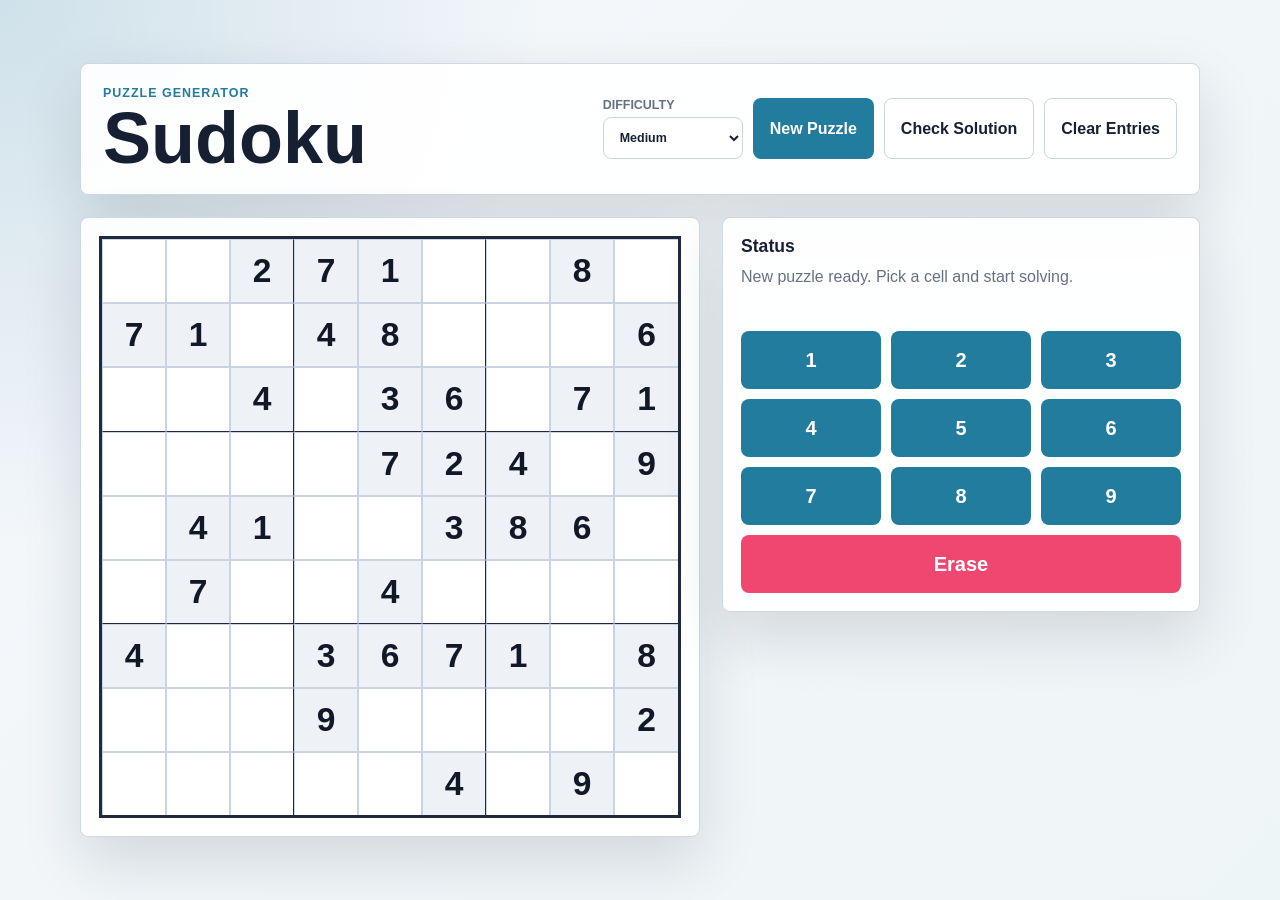
<file: 01-sudoku-generator/index.html>
<!DOCTYPE html>
<html lang="en">
<head>
  <meta charset="UTF-8">
  <meta name="viewport" content="width=device-width, initial-scale=1.0">
  <title>Sudoku Puzzle Generator</title>
  <link rel="stylesheet" href="style.css">
</head>
<body>
  <main class="app-shell">
    <section class="top-panel">
      <div>
        <p class="eyebrow">Puzzle Generator</p>
        <h1>Sudoku</h1>
      </div>

      <div class="controls" aria-label="Puzzle controls">
        <label class="select-wrap">
          <span>Difficulty</span>
          <select id="difficulty">
            <option value="easy">Easy</option>
            <option value="medium" selected>Medium</option>
            <option value="hard">Hard</option>
          </select>
        </label>

        <button id="newPuzzleBtn" type="button">New Puzzle</button>
        <button id="checkBtn" type="button" class="secondary">Check Solution</button>
        <button id="clearBtn" type="button" class="secondary">Clear Entries</button>
      </div>
    </section>

    <section class="game-layout">
      <div class="board-wrap" aria-label="Sudoku board">
        <div id="board" class="sudoku-board"></div>
      </div>

      <aside class="side-panel">
        <div class="status-card">
          <h2>Status</h2>
          <p id="message">Choose a cell, then enter a number from 1 to 9.</p>
        </div>

        <div class="number-pad" aria-label="Number input">
          <button type="button" data-number="1">1</button>
          <button type="button" data-number="2">2</button>
          <button type="button" data-number="3">3</button>
          <button type="button" data-number="4">4</button>
          <button type="button" data-number="5">5</button>
          <button type="button" data-number="6">6</button>
          <button type="button" data-number="7">7</button>
          <button type="button" data-number="8">8</button>
          <button type="button" data-number="9">9</button>
          <button type="button" id="eraseBtn" class="erase">Erase</button>
        </div>
      </aside>
    </section>
  </main>

  <script src="script.js"></script>
</body>
</html>
</file>
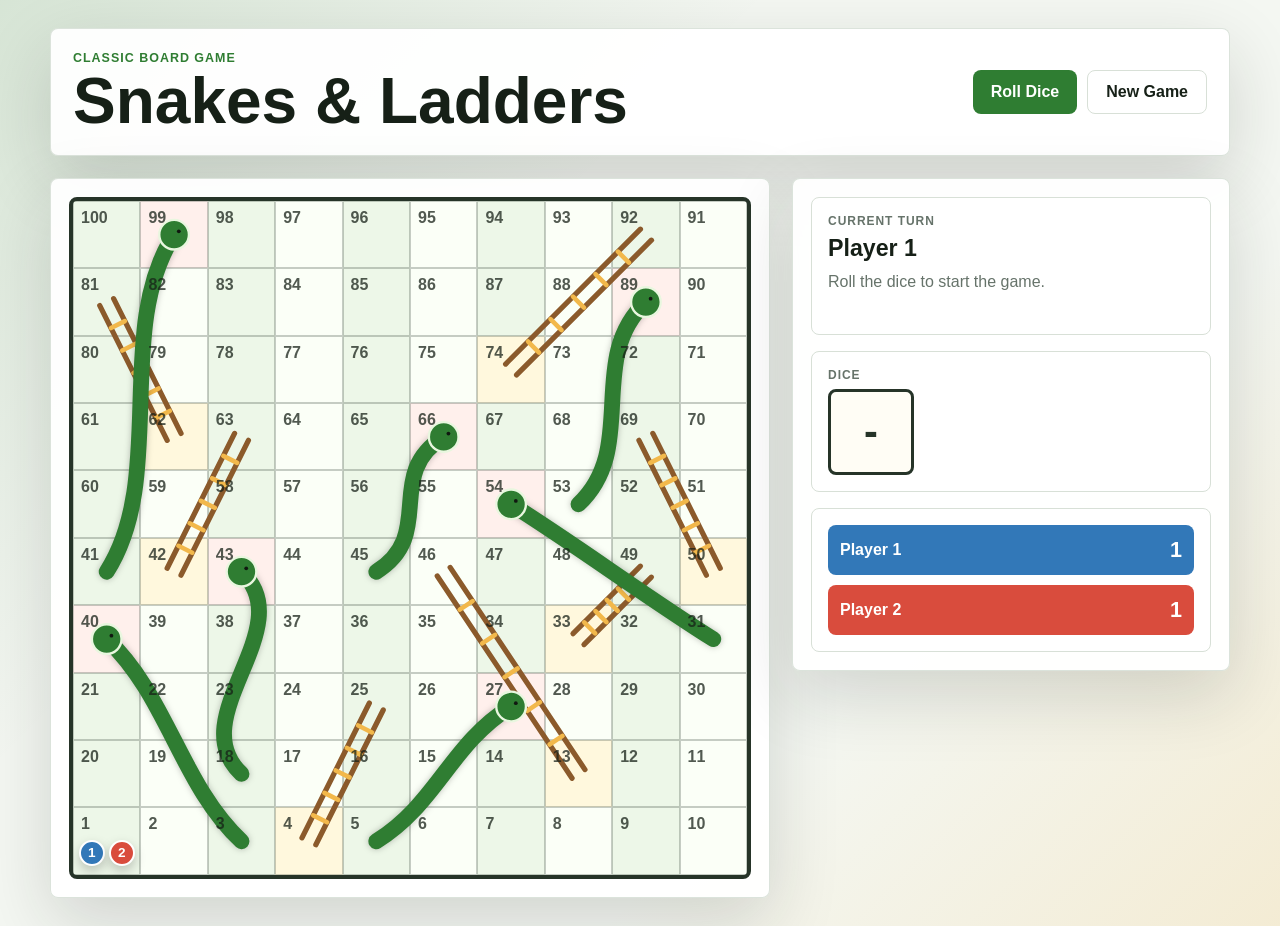
<file: 02-snake-game/index.html>
<!DOCTYPE html>
<html lang="en">
<head>
  <meta charset="UTF-8">
  <meta name="viewport" content="width=device-width, initial-scale=1.0">
  <title>Snakes and Ladders</title>
  <link rel="stylesheet" href="style.css">
</head>
<body>
  <main class="game-shell">
    <section class="hero">
      <div>
        <p class="eyebrow">Classic Board Game</p>
        <h1>Snakes & Ladders</h1>
      </div>

      <div class="hero-actions">
        <button id="rollBtn" type="button">Roll Dice</button>
        <button id="newGameBtn" type="button" class="secondary">New Game</button>
      </div>
    </section>

    <section class="game-layout">
      <div class="board-panel">
        <div id="board" class="board" aria-label="Snakes and ladders board"></div>
      </div>

      <aside class="side-panel">
        <div class="turn-card">
          <span class="label">Current Turn</span>
          <div id="currentPlayer" class="player-name">Player 1</div>
          <p id="message">Roll the dice to start the game.</p>
        </div>

        <div class="dice-card">
          <span class="label">Dice</span>
          <div id="dice" class="dice">-</div>
        </div>

        <div class="score-card">
          <div class="score-row player-one">
            <span>Player 1</span>
            <strong id="playerOneScore">1</strong>
          </div>
          <div class="score-row player-two">
            <span>Player 2</span>
            <strong id="playerTwoScore">1</strong>
          </div>
        </div>
      </aside>
    </section>
  </main>

  <script src="script.js"></script>
</body>
</html>
</file>
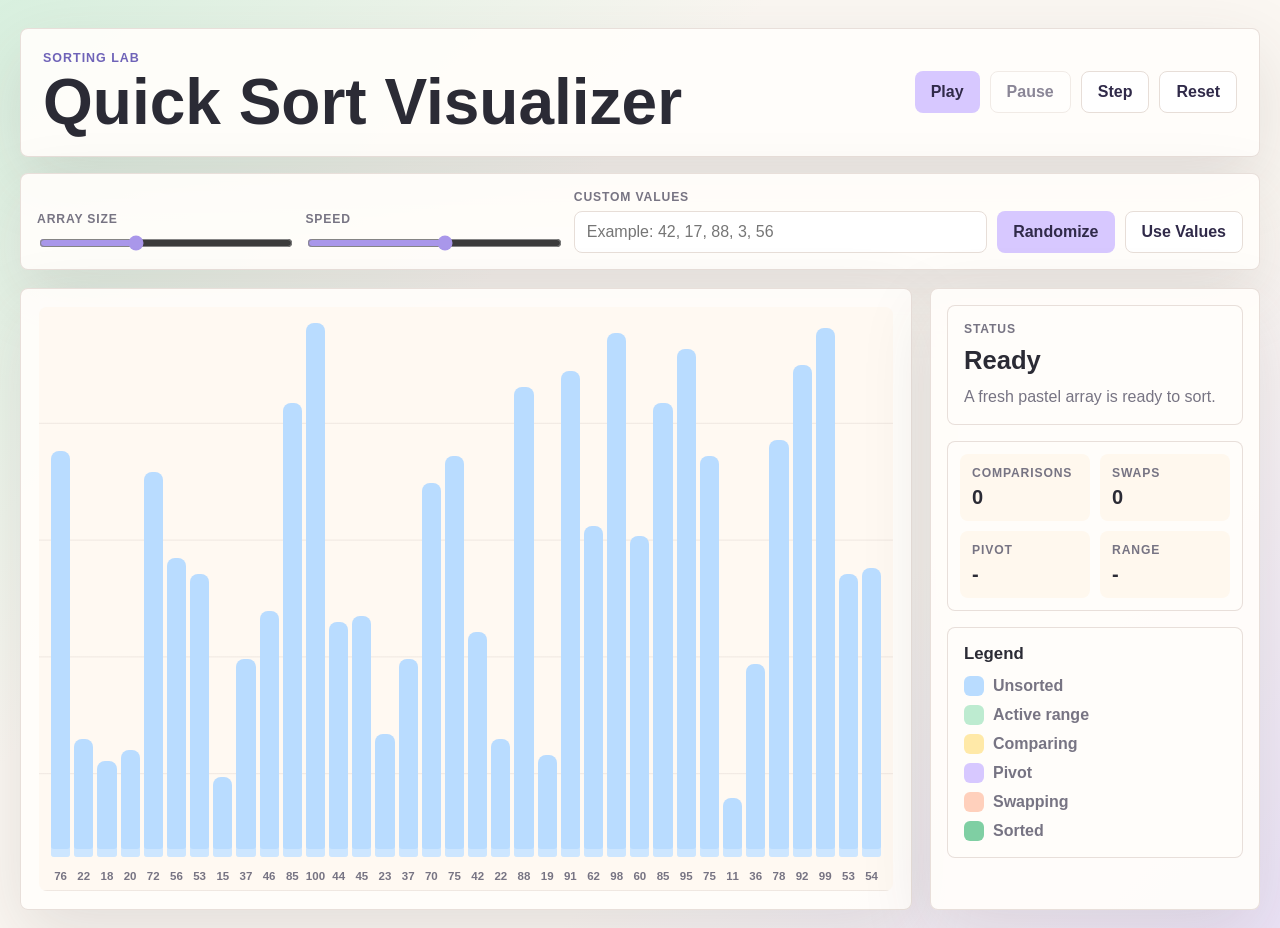
<file: 05-quicksort-visualizer/index.html>
<!DOCTYPE html>
<html lang="en">
<head>
  <meta charset="UTF-8">
  <meta name="viewport" content="width=device-width, initial-scale=1.0">
  <title>Quick Sort Visualizer</title>
  <link rel="stylesheet" href="style.css">
</head>
<body>
  <main class="app-shell">
    <header class="topbar">
      <div>
        <p class="eyebrow">Sorting Lab</p>
        <h1>Quick Sort Visualizer</h1>
      </div>

      <div class="run-actions" aria-label="Playback controls">
        <button id="playBtn" type="button">Play</button>
        <button id="pauseBtn" type="button" class="secondary">Pause</button>
        <button id="stepBtn" type="button" class="secondary">Step</button>
        <button id="resetBtn" type="button" class="secondary">Reset</button>
      </div>
    </header>

    <section class="control-panel">
      <label>
        <span>Array Size</span>
        <input id="sizeSlider" type="range" min="10" max="80" value="36">
      </label>

      <label>
        <span>Speed</span>
        <input id="speedSlider" type="range" min="1" max="100" value="55">
      </label>

      <label class="input-wide">
        <span>Custom Values</span>
        <input id="customInput" type="text" placeholder="Example: 42, 17, 88, 3, 56">
      </label>

      <button id="randomBtn" type="button">Randomize</button>
      <button id="applyInputBtn" type="button" class="secondary">Use Values</button>
    </section>

    <section class="stage">
      <div class="visualizer-card">
        <div id="bars" class="bars" aria-label="Array bars"></div>
      </div>

      <aside class="info-panel">
        <article class="stat-card">
          <span>Status</span>
          <strong id="statusText">Ready</strong>
          <p id="detailText">Generate an array, then play or step through quick sort.</p>
        </article>

        <article class="stat-grid">
          <div>
            <span>Comparisons</span>
            <strong id="comparisonCount">0</strong>
          </div>
          <div>
            <span>Swaps</span>
            <strong id="swapCount">0</strong>
          </div>
          <div>
            <span>Pivot</span>
            <strong id="pivotValue">-</strong>
          </div>
          <div>
            <span>Range</span>
            <strong id="rangeText">-</strong>
          </div>
        </article>

        <article class="legend-card">
          <h2>Legend</h2>
          <div class="legend-list">
            <span><i class="legend-swatch default"></i>Unsorted</span>
            <span><i class="legend-swatch active"></i>Active range</span>
            <span><i class="legend-swatch comparing"></i>Comparing</span>
            <span><i class="legend-swatch pivot"></i>Pivot</span>
            <span><i class="legend-swatch swap"></i>Swapping</span>
            <span><i class="legend-swatch sorted"></i>Sorted</span>
          </div>
        </article>
      </aside>
    </section>
  </main>

  <script src="script.js"></script>
</body>
</html>
</file>
<file: 01-sudoku-generator/style.css>
:root {
  --bg: #f5f7fb;
  --panel: #ffffff;
  --ink: #172033;
  --muted: #667085;
  --line: #c9d3e3;
  --line-strong: #202a3d;
  --accent: #227c9d;
  --accent-dark: #17637f;
  --accent-soft: #dff3f8;
  --box: #fef6e4;
  --selected: #ffd166;
  --mistake: #d92d20;
  --fixed: #eef2f7;
  --shadow: 0 24px 60px rgba(23, 32, 51, 0.14);
}

* {
  box-sizing: border-box;
}

body {
  min-height: 100vh;
  margin: 0;
  display: grid;
  place-items: center;
  background:
    radial-gradient(circle at top left, rgba(34, 124, 157, 0.18), transparent 34rem),
    linear-gradient(135deg, #f5f7fb 0%, #eef5f6 100%);
  color: var(--ink);
  font-family: Arial, Helvetica, sans-serif;
}

button,
select {
  font: inherit;
}

.app-shell {
  width: min(1120px, calc(100% - 32px));
  margin: 32px auto;
}

.top-panel,
.side-panel,
.board-wrap {
  background: rgba(255, 255, 255, 0.92);
  border: 1px solid rgba(201, 211, 227, 0.9);
  box-shadow: var(--shadow);
}

.top-panel {
  display: flex;
  align-items: center;
  justify-content: space-between;
  gap: 24px;
  margin-bottom: 22px;
  padding: 22px;
  border-radius: 8px;
}

.eyebrow {
  margin: 0 0 4px;
  color: var(--accent);
  font-size: 0.78rem;
  font-weight: 700;
  letter-spacing: 0.08em;
  text-transform: uppercase;
}

h1,
h2 {
  margin: 0;
}

h1 {
  font-size: clamp(2.2rem, 6vw, 4.5rem);
  line-height: 0.95;
}

h2 {
  font-size: 1.1rem;
}

.controls {
  display: flex;
  flex-wrap: wrap;
  justify-content: flex-end;
  gap: 10px;
}

.select-wrap {
  display: grid;
  gap: 5px;
  color: var(--muted);
  font-size: 0.78rem;
  font-weight: 700;
  text-transform: uppercase;
}

select,
button {
  min-height: 42px;
  border: 1px solid transparent;
  border-radius: 8px;
}

select {
  min-width: 140px;
  padding: 0 38px 0 12px;
  border-color: var(--line);
  background: var(--panel);
  color: var(--ink);
  cursor: pointer;
}

button {
  padding: 0 16px;
  background: var(--accent);
  color: white;
  font-weight: 700;
  cursor: pointer;
  transition: transform 160ms ease, background 160ms ease, box-shadow 160ms ease;
}

button:hover {
  background: var(--accent-dark);
  box-shadow: 0 10px 22px rgba(34, 124, 157, 0.22);
  transform: translateY(-1px);
}

button:active {
  transform: translateY(0);
}

button.secondary {
  background: #ffffff;
  border-color: var(--line);
  color: var(--ink);
}

button.secondary:hover {
  background: #f8fafc;
}

.game-layout {
  display: grid;
  grid-template-columns: minmax(300px, 620px) minmax(240px, 1fr);
  align-items: start;
  gap: 22px;
}

.board-wrap {
  padding: clamp(10px, 2vw, 18px);
  border-radius: 8px;
}

.sudoku-board {
  display: grid;
  grid-template-columns: repeat(9, 1fr);
  width: 100%;
  aspect-ratio: 1;
  border: 3px solid var(--line-strong);
  background: var(--line-strong);
}

.cell {
  width: 100%;
  height: 100%;
  border: 1px solid var(--line);
  background: #ffffff;
  color: var(--ink);
  font-size: clamp(1.25rem, 4.8vw, 2.1rem);
  font-weight: 700;
  text-align: center;
  outline: none;
  caret-color: transparent;
}

.cell:nth-child(3n) {
  border-right-color: var(--line-strong);
}

.cell:nth-child(n + 19):nth-child(-n + 27),
.cell:nth-child(n + 46):nth-child(-n + 54) {
  border-bottom-color: var(--line-strong);
}

.cell:nth-child(9n) {
  border-right: none;
}

.cell:nth-child(n + 73) {
  border-bottom: none;
}

.cell.fixed {
  background: var(--fixed);
  color: #111827;
  cursor: not-allowed;
}

.cell.related {
  background: var(--accent-soft);
}

.cell.box-related {
  background: var(--box);
}

.cell.selected {
  background: var(--selected);
}

.cell.mistake {
  background: #fff1f0;
  color: var(--mistake);
}

.cell.fixed.mistake {
  color: #111827;
}

.side-panel {
  display: grid;
  gap: 18px;
  padding: 18px;
  border-radius: 8px;
}

.status-card {
  display: grid;
  gap: 8px;
}

.status-card p {
  min-height: 48px;
  margin: 0;
  color: var(--muted);
  line-height: 1.5;
}

.number-pad {
  display: grid;
  grid-template-columns: repeat(3, minmax(56px, 1fr));
  gap: 10px;
}

.number-pad button {
  min-height: 58px;
  padding: 0;
  font-size: 1.25rem;
}

.number-pad .erase {
  grid-column: 1 / -1;
  background: #ef476f;
}

.number-pad .erase:hover {
  background: #ce3158;
}

@media (max-width: 820px) {
  body {
    place-items: start center;
  }

  .top-panel,
  .game-layout {
    grid-template-columns: 1fr;
  }

  .top-panel {
    display: grid;
  }

  .controls {
    justify-content: stretch;
  }

  .controls > * {
    flex: 1 1 145px;
  }

  .game-layout {
    display: grid;
  }
}

@media (max-width: 520px) {
  .app-shell {
    width: min(100% - 18px, 1120px);
    margin: 14px auto;
  }

  .top-panel,
  .side-panel {
    padding: 14px;
  }

  .controls {
    display: grid;
    grid-template-columns: 1fr;
  }

  select,
  button {
    width: 100%;
  }

  .cell {
    font-size: clamp(1rem, 7vw, 1.6rem);
  }
}
</file>
<file: 02-snake-game/style.css>
:root {
  --bg: #f4f7f2;
  --panel: #ffffff;
  --ink: #162017;
  --muted: #66736a;
  --line: #d8e0d7;
  --green: #2f7d32;
  --green-dark: #216227;
  --gold: #f2b84b;
  --red: #d94c3d;
  --blue: #3278b8;
  --shadow: 0 24px 70px rgba(22, 32, 23, 0.16);
}

* {
  box-sizing: border-box;
}

body {
  min-height: 100vh;
  margin: 0;
  display: grid;
  place-items: center;
  background:
    linear-gradient(135deg, rgba(47, 125, 50, 0.15), transparent 34rem),
    linear-gradient(315deg, rgba(242, 184, 75, 0.18), transparent 30rem),
    var(--bg);
  color: var(--ink);
  font-family: Arial, Helvetica, sans-serif;
}

button {
  min-height: 44px;
  border: 0;
  border-radius: 8px;
  padding: 0 18px;
  background: var(--green);
  color: white;
  font: inherit;
  font-weight: 800;
  cursor: pointer;
  transition: transform 160ms ease, box-shadow 160ms ease, background 160ms ease;
}

button:hover:not(:disabled) {
  background: var(--green-dark);
  box-shadow: 0 12px 24px rgba(47, 125, 50, 0.25);
  transform: translateY(-1px);
}

button:disabled {
  cursor: wait;
  opacity: 0.72;
}

button.secondary {
  border: 1px solid var(--line);
  background: white;
  color: var(--ink);
}

button.secondary:hover:not(:disabled) {
  background: #f9fbf8;
}

.game-shell {
  width: min(1180px, calc(100% - 32px));
  margin: 28px auto;
}

.hero,
.board-panel,
.side-panel {
  border: 1px solid rgba(216, 224, 215, 0.9);
  border-radius: 8px;
  background: rgba(255, 255, 255, 0.94);
  box-shadow: var(--shadow);
}

.hero {
  display: flex;
  align-items: center;
  justify-content: space-between;
  gap: 20px;
  margin-bottom: 22px;
  padding: 22px;
}

.eyebrow {
  margin: 0 0 5px;
  color: var(--green);
  font-size: 0.78rem;
  font-weight: 800;
  letter-spacing: 0.08em;
  text-transform: uppercase;
}

h1,
h2,
p {
  margin: 0;
}

h1 {
  font-size: clamp(2rem, 5vw, 4.1rem);
  line-height: 0.98;
}

h2 {
  font-size: 1.05rem;
}

.hero-actions {
  display: flex;
  flex-wrap: wrap;
  justify-content: flex-end;
  gap: 10px;
}

.game-layout {
  display: grid;
  grid-template-columns: minmax(320px, 720px) minmax(260px, 1fr);
  gap: 22px;
  align-items: start;
}

.board-panel {
  padding: clamp(10px, 2vw, 18px);
}

.board {
  position: relative;
  display: grid;
  grid-template-columns: repeat(10, 1fr);
  width: 100%;
  aspect-ratio: 1;
  overflow: hidden;
  border: 4px solid #263428;
  border-radius: 8px;
  background: #263428;
}

.move-overlay {
  position: absolute;
  inset: 0;
  z-index: 2;
  width: 100%;
  height: 100%;
  pointer-events: none;
}

.ladder-line .rail {
  stroke: #8b5a2b;
  stroke-width: 0.78;
  stroke-linecap: round;
}

.ladder-line .rung {
  stroke: #f2b84b;
  stroke-width: 0.68;
  stroke-linecap: round;
}

.snake-body {
  fill: none;
  stroke: #2f7d32;
  stroke-width: 2.35;
  stroke-linecap: round;
  filter: drop-shadow(0 0.45px 0.45px rgba(0, 0, 0, 0.25));
}

.snake-head {
  fill: #2f7d32;
  stroke: #e9f7df;
  stroke-width: 0.35;
}

.snake-eye {
  fill: #101810;
}

.cell {
  position: relative;
  display: flex;
  align-items: flex-start;
  justify-content: flex-start;
  padding: 7px;
  border: 1px solid rgba(38, 52, 40, 0.25);
  background: #fbfff7;
  font-size: clamp(0.7rem, 1.6vw, 1rem);
  font-weight: 800;
}

.cell:nth-child(odd) {
  background: #edf7e8;
}

.cell.has-ladder {
  background: #fff8dd;
}

.cell.has-snake {
  background: #fff0ec;
}

.cell-number {
  position: relative;
  z-index: 3;
  opacity: 0.74;
}

.players {
  position: absolute;
  left: 50%;
  bottom: 8px;
  z-index: 4;
  display: flex;
  gap: 4px;
  transform: translateX(-50%);
}

.token {
  width: clamp(16px, 3vw, 26px);
  height: clamp(16px, 3vw, 26px);
  display: grid;
  place-items: center;
  border: 2px solid white;
  border-radius: 50%;
  color: white;
  font-size: clamp(0.65rem, 1.5vw, 0.85rem);
  font-weight: 900;
  box-shadow: 0 5px 12px rgba(0, 0, 0, 0.22);
}

.token.player-1 {
  background: var(--blue);
}

.token.player-2 {
  background: var(--red);
}

.side-panel {
  display: grid;
  gap: 16px;
  padding: 18px;
}

.turn-card,
.dice-card,
.score-card {
  border: 1px solid var(--line);
  border-radius: 8px;
  background: #ffffff;
  padding: 16px;
}

.label {
  display: block;
  margin-bottom: 7px;
  color: var(--muted);
  font-size: 0.75rem;
  font-weight: 800;
  letter-spacing: 0.08em;
  text-transform: uppercase;
}

.player-name {
  margin-bottom: 8px;
  font-size: 1.45rem;
  font-weight: 900;
}

#message {
  min-height: 48px;
  color: var(--muted);
  line-height: 1.5;
}

.dice {
  width: 86px;
  height: 86px;
  display: grid;
  place-items: center;
  border: 3px solid #263428;
  border-radius: 8px;
  background: #fffdf5;
  color: #263428;
  font-size: 2.6rem;
  font-weight: 900;
}

.dice.rolling {
  animation: pop 420ms ease;
}

.score-card {
  display: grid;
  gap: 10px;
}

.score-row {
  display: flex;
  align-items: center;
  justify-content: space-between;
  gap: 14px;
  border-radius: 8px;
  padding: 12px;
  color: white;
  font-weight: 800;
}

.score-row strong {
  font-size: 1.35rem;
}

.player-one {
  background: var(--blue);
}

.player-two {
  background: var(--red);
}

@keyframes pop {
  0% {
    transform: scale(1) rotate(0);
  }

  45% {
    transform: scale(1.12) rotate(7deg);
  }

  100% {
    transform: scale(1) rotate(0);
  }
}

@media (max-width: 850px) {
  body {
    place-items: start center;
  }

  .hero,
  .game-layout {
    display: grid;
    grid-template-columns: 1fr;
  }

  .hero-actions {
    justify-content: stretch;
  }

  .hero-actions button {
    flex: 1 1 150px;
  }
}

@media (max-width: 520px) {
  .game-shell {
    width: min(100% - 18px, 1180px);
    margin: 14px auto;
  }

  .hero,
  .side-panel {
    padding: 14px;
  }

  .hero-actions {
    display: grid;
    grid-template-columns: 1fr;
  }

  .cell {
    padding: 4px;
  }

  .snake-body {
    stroke-width: 2;
  }

  .ladder-line .rail {
    stroke-width: 0.65;
  }

  .ladder-line .rung {
    stroke-width: 0.58;
  }
}
</file>
<file: 05-quicksort-visualizer/style.css>
:root {
  --bg: #fbf7f2;
  --panel: #fffdfa;
  --ink: #2b2b35;
  --muted: #777483;
  --line: #e7ded8;
  --mint: #bdebd0;
  --mint-deep: #7fcfa3;
  --sky: #b9dcff;
  --lavender: #d7c8ff;
  --peach: #ffd0bc;
  --rose: #ffb8c8;
  --butter: #ffe9a8;
  --shadow: 0 24px 70px rgba(65, 57, 52, 0.13);
}

* {
  box-sizing: border-box;
}

body {
  min-height: 100vh;
  margin: 0;
  background:
    linear-gradient(135deg, rgba(189, 235, 208, 0.55), transparent 34rem),
    linear-gradient(315deg, rgba(215, 200, 255, 0.42), transparent 32rem),
    var(--bg);
  color: var(--ink);
  font-family: Arial, Helvetica, sans-serif;
}

button,
input {
  font: inherit;
}

.app-shell {
  width: min(1240px, calc(100% - 32px));
  margin: 28px auto;
}

.topbar,
.control-panel,
.visualizer-card,
.info-panel,
.stat-card,
.stat-grid,
.legend-card {
  border: 1px solid rgba(231, 222, 216, 0.95);
  border-radius: 8px;
  background: rgba(255, 253, 250, 0.94);
  box-shadow: var(--shadow);
}

.topbar {
  display: flex;
  align-items: center;
  justify-content: space-between;
  gap: 22px;
  padding: 22px;
  margin-bottom: 16px;
}

.eyebrow {
  margin: 0 0 6px;
  color: #6f63b8;
  font-size: 0.78rem;
  font-weight: 800;
  letter-spacing: 0.08em;
  text-transform: uppercase;
}

h1,
h2,
p {
  margin: 0;
}

h1 {
  font-size: clamp(2rem, 5vw, 4.2rem);
  line-height: 0.98;
}

h2 {
  font-size: 1.05rem;
}

.run-actions,
.control-panel {
  display: flex;
  flex-wrap: wrap;
  gap: 10px;
}

button {
  min-height: 42px;
  border: 0;
  border-radius: 8px;
  padding: 0 16px;
  background: var(--lavender);
  color: #302a49;
  font-weight: 800;
  cursor: pointer;
  transition: transform 160ms ease, box-shadow 160ms ease, filter 160ms ease;
}

button:hover:not(:disabled) {
  box-shadow: 0 12px 24px rgba(87, 75, 128, 0.16);
  filter: saturate(1.08);
  transform: translateY(-1px);
}

button:disabled {
  cursor: not-allowed;
  opacity: 0.56;
}

button.secondary {
  border: 1px solid var(--line);
  background: #ffffff;
}

.control-panel {
  display: grid;
  grid-template-columns: minmax(160px, 1fr) minmax(160px, 1fr) minmax(260px, 1.6fr) auto auto;
  align-items: end;
  padding: 16px;
  margin-bottom: 18px;
}

label {
  display: grid;
  gap: 7px;
}

label span,
.stat-card span,
.stat-grid span {
  color: var(--muted);
  font-size: 0.76rem;
  font-weight: 800;
  letter-spacing: 0.07em;
  text-transform: uppercase;
}

input[type="text"] {
  width: 100%;
  min-height: 42px;
  border: 1px solid var(--line);
  border-radius: 8px;
  padding: 0 12px;
  background: white;
  color: var(--ink);
  outline: none;
}

input[type="text"]:focus {
  border-color: #a997ea;
  box-shadow: 0 0 0 4px rgba(215, 200, 255, 0.5);
}

input[type="range"] {
  accent-color: #a997ea;
  cursor: pointer;
}

.stage {
  display: grid;
  grid-template-columns: minmax(320px, 1fr) 330px;
  gap: 18px;
  align-items: stretch;
}

.visualizer-card {
  min-height: 620px;
  padding: 18px;
}

.bars {
  height: 100%;
  min-height: 584px;
  display: flex;
  align-items: flex-end;
  gap: 4px;
  border-radius: 8px;
  padding: 16px 12px 34px;
  background:
    linear-gradient(to top, rgba(231, 222, 216, 0.65) 1px, transparent 1px),
    #fff9f2;
  background-size: 100% 20%;
  overflow: hidden;
}

.bar {
  --bar-height: 50%;
  position: relative;
  flex: 1 1 0;
  height: var(--bar-height);
  min-width: 4px;
  border-radius: 8px 8px 3px 3px;
  background: var(--sky);
  box-shadow: inset 0 -8px 0 rgba(255, 255, 255, 0.28);
  transition: height 220ms ease, background 180ms ease, transform 180ms ease;
}

.bar::after {
  content: attr(data-value);
  position: absolute;
  left: 50%;
  bottom: -25px;
  color: var(--muted);
  font-size: 0.72rem;
  font-weight: 800;
  transform: translateX(-50%);
}

.bar.active {
  background: var(--mint);
}

.bar.comparing {
  background: var(--butter);
  transform: translateY(-8px);
}

.bar.pivot {
  background: var(--lavender);
  transform: translateY(-12px);
}

.bar.swap {
  background: var(--peach);
  transform: translateY(-14px) scaleY(1.02);
}

.bar.sorted {
  background: var(--mint-deep);
}

.info-panel {
  display: grid;
  gap: 16px;
  align-content: start;
  padding: 16px;
}

.stat-card {
  display: grid;
  gap: 10px;
  padding: 16px;
  box-shadow: none;
}

.stat-card strong {
  font-size: 1.6rem;
}

.stat-card p {
  color: var(--muted);
  line-height: 1.45;
}

.stat-grid {
  display: grid;
  grid-template-columns: repeat(2, minmax(0, 1fr));
  gap: 10px;
  padding: 12px;
  box-shadow: none;
}

.stat-grid div {
  display: grid;
  gap: 6px;
  border-radius: 8px;
  padding: 12px;
  background: #fff8ee;
}

.stat-grid strong {
  font-size: 1.25rem;
}

.legend-card {
  display: grid;
  gap: 12px;
  padding: 16px;
  box-shadow: none;
}

.legend-list {
  display: grid;
  gap: 9px;
}

.legend-list span {
  display: flex;
  align-items: center;
  gap: 9px;
  color: var(--muted);
  font-weight: 800;
}

.legend-swatch {
  width: 20px;
  height: 20px;
  border-radius: 6px;
}

.legend-swatch.default {
  background: var(--sky);
}

.legend-swatch.active {
  background: var(--mint);
}

.legend-swatch.comparing {
  background: var(--butter);
}

.legend-swatch.pivot {
  background: var(--lavender);
}

.legend-swatch.swap {
  background: var(--peach);
}

.legend-swatch.sorted {
  background: var(--mint-deep);
}

@media (max-width: 960px) {
  .topbar,
  .stage {
    display: grid;
    grid-template-columns: 1fr;
  }

  .run-actions {
    justify-content: stretch;
  }

  .run-actions button {
    flex: 1 1 120px;
  }

  .control-panel {
    grid-template-columns: repeat(2, minmax(0, 1fr));
  }

  .input-wide {
    grid-column: 1 / -1;
  }
}

@media (max-width: 560px) {
  .app-shell {
    width: min(100% - 18px, 1240px);
    margin: 14px auto;
  }

  .topbar,
  .control-panel,
  .visualizer-card,
  .info-panel {
    padding: 14px;
  }

  .control-panel,
  .run-actions,
  .stat-grid {
    grid-template-columns: 1fr;
  }

  button {
    width: 100%;
  }

  .visualizer-card {
    min-height: 470px;
  }

  .bars {
    min-height: 436px;
    gap: 2px;
    padding-inline: 8px;
  }

  .bar::after {
    display: none;
  }
}
</file>
